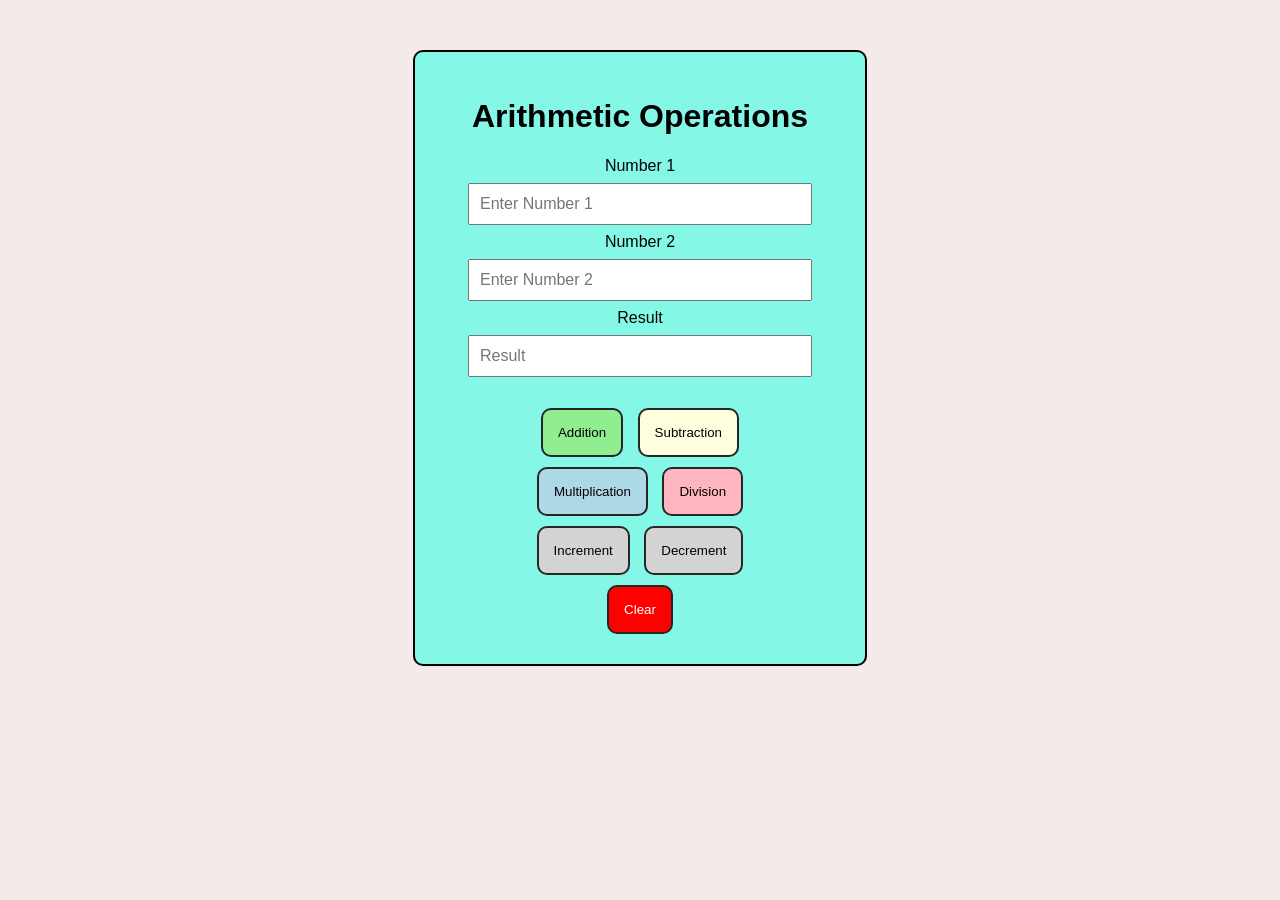
<file: Arithmetic.html>
<!DOCTYPE html>
<html>
<head>
    <title>Arithmetic Operations</title>

    <style>
        body {
            font-family: Arial;
            background-color: #f5eaea;
            text-align: center;
        }

        .calculator {
            width: 400px;
            margin: 50px auto;
            padding: 25px;
            background-color: rgb(133, 247, 230);
            border: 2px solid black;
            border-radius: 10px;
        }

        input {
            width: 80%;
            padding: 10px;
            margin: 8px;
            font-size: 16px;
        }

        button {
            padding: 10px 15px;
            margin: 5px;
            cursor: pointer;
        }

        .add {
            background-color: lightgreen;
            padding: 15px;
            border: 2px solid rgb(37, 38, 37);
            border-radius: 10px;
        }

        .sub {
            background-color: lightyellow;
            padding: 15px;
            border: 2px solid rgb(37, 38, 37);
            border-radius: 10px;
        
        }

        .mul {
            background-color: lightblue;
            padding: 15px;
            border: 2px solid rgb(37, 38, 37);
            border-radius: 10px;
        }

        .div {
            background-color: lightpink;
            padding: 15px;
            border: 2px solid rgb(37, 38, 37);
            border-radius: 10px;
        }

        .inc {
            background-color: lightgray;
            padding: 15px;
            border: 2px solid rgb(37, 38, 37);
            border-radius: 10px;
        }

        .clear {
            background-color: red;
            color: white;
            padding: 15px;
            border: 2px solid rgb(37, 38, 37);
            border-radius: 10px;
        }
    </style>
</head>

<body>

<form class="calculator">

    <h1>Arithmetic Operations</h1>

    <label>Number 1</label><br>
    <input type="number" id="num1" placeholder="Enter Number 1">

    <br>

    <label>Number 2</label><br>
    <input type="number" id="num2" placeholder="Enter Number 2">

    <br>

    <label>Result</label><br>
    <input type="text" id="result" readonly placeholder="Result">

    <br><br>

    <!-- Internal JavaScript -->
    <button type="button" class="add" onclick="addition()">
        Addition
    </button>

    <button type="button" class="sub" onclick="subtraction()">
        Subtraction
    </button>

    <br>

    <!-- External JavaScript -->
    <button type="button" class="mul" onclick="multiplication()">
        Multiplication
    </button>

    <button type="button" class="div" onclick="division()">
        Division
    </button>

    <br>

    <!-- JavaScript -->
    <button type="button" class="inc" onclick="increment()">
        Increment
    </button>

    <button type="button" class="inc" onclick="decrement()">
        Decrement
    </button>

    <br>

    <button type="button" class="clear" onclick="clearAll()">
        Clear
    </button>

</form>


<!-- Internal JavaScript -->
<script>

    function addition() {
        let a = Number(document.getElementById("num1").value);
        let b = Number(document.getElementById("num2").value);

        document.getElementById("result").value = a + b;
    }

    function subtraction() {
        let a = Number(document.getElementById("num1").value);
        let b = Number(document.getElementById("num2").value);

        document.getElementById("result").value = a - b;
    }

</script>


<!-- External JavaScript -->
<script src="script.js"></script>

</body>
</html>
</file>
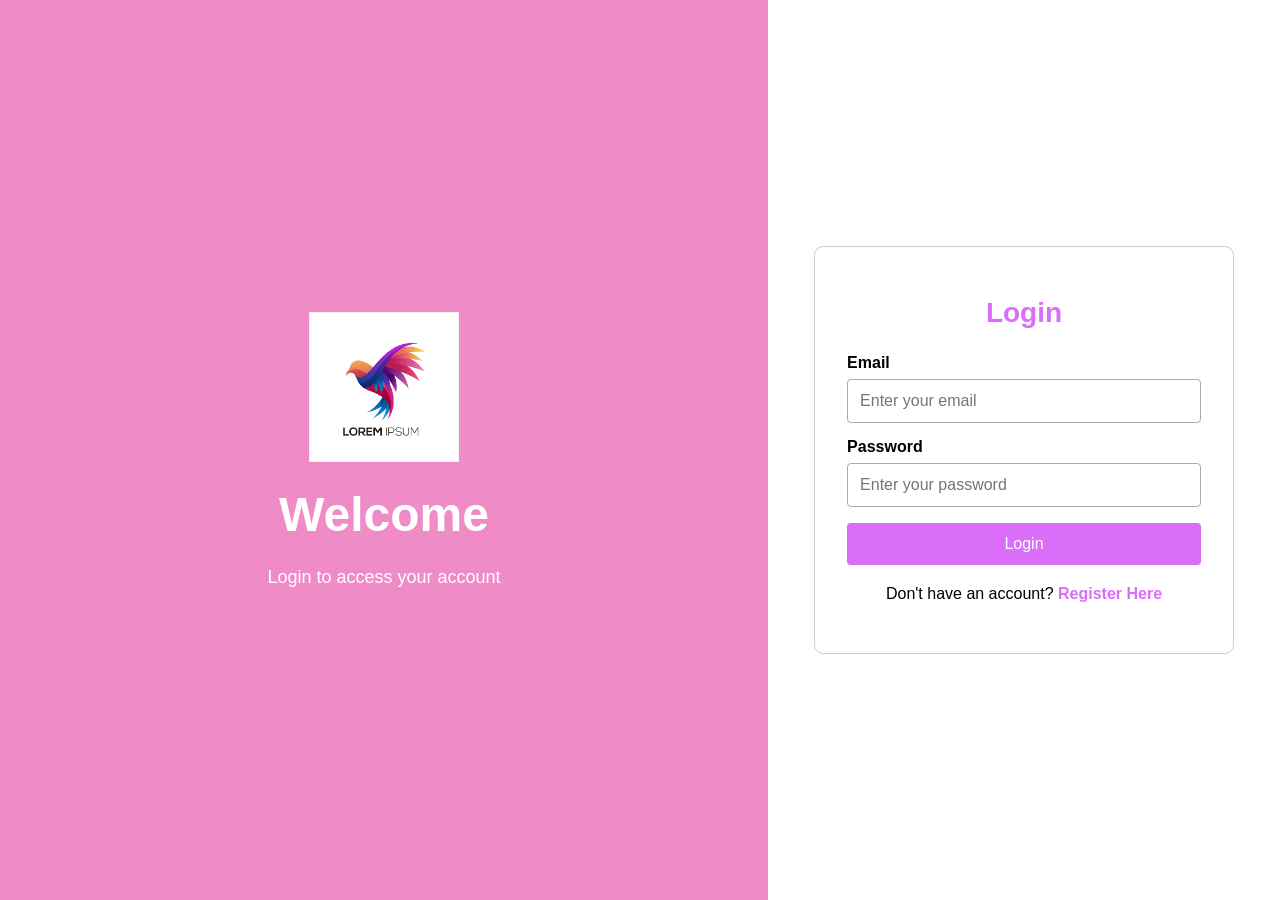
<file: divtwosec.html>
<!DOCTYPE html>
<html>
<head>
    <title>Login and Registration</title>

    <style>
        * {
            box-sizing: border-box;
            margin: 0;
            padding: 0;
            font-family: Arial, sans-serif;
        }

        body {
            height: 100vh;
            background: white;
        }

        /* Main Page */
        .page {
            display: flex;
            height: 100vh;
        }

        /* LEFT SECTION */
        .welcome {
            width: 60%;
            background: #ef8cc8;
            color: white;
            display: flex;
            flex-direction: column;
            justify-content: center;
            align-items: center;
        }

        .logo {
            width: 150px;
            height: 150px;
            object-fit: contain;
            margin-bottom: 25px;
        }

        .welcome h1 {
            font-size: 48px;
            margin-bottom: 25px;
        }

        
        .welcome p {
            font-size: 18px;
        }

        /* RIGHT SECTION */
        .login-section {
            width: 40%;
            display: flex;
            justify-content: center;
            align-items: center;
        }

        .login-box {
            width: 82%;
            max-width: 440px;
            border: 1px solid #ccc;
            border-radius: 9px;
            padding: 50px 32px;
        }

        .login-box h2 {
            text-align: center;
            color: #da6ef8;
            font-size: 28px;
            margin-bottom: 25px;
        }

        label {
            display: block;
            font-weight: bold;
            margin: 15px 0 7px;
        }

        input {
            width: 100%;
            padding: 12px;
            border: 1px solid #aaa;
            border-radius: 4px;
            font-size: 16px;
        }

        input:focus {
            outline: none;
            border-color: #82b4ed;
        }

        button {
            width: 100%;
            padding: 12px;
            margin-top: 16px;
            border: none;
            border-radius: 4px;
            background: #da6ef8;
            color: white;
            font-size: 16px;
            cursor: pointer;
        }

        button:hover {
            background: #da0fd3;
        }

        .register-text {
            text-align: center;
            margin-top: 20px;
            font-size: 16px;
        }

        .register-text a {
            color: #da6ef8;
            font-weight: bold;
            text-decoration: none;
        }

        /* REGISTRATION POPUP BACKGROUND */
        .popup {
            display: none;
            position: fixed;
            top: 0;
            left: 0;
            width: 100%;
            height: 100%;
            background: rgba(0, 0, 0, 0.5);
            justify-content: center;
            align-items: center;
        }

        /* REGISTRATION BOX */
        .popup-box {
            width: 575px;
            background: white;
            border-radius: 10px;
            padding: 60px 37px 38px;
            position: relative;
        }

        .popup-box h2 {
            text-align: center;
            color: #da6ef8;
            font-size: 32px;
            margin-bottom: 25px;
        }

        .popup-box label {
            font-size: 20px;
            margin-top: 17px;
        }

        .popup-box input {
            height: 49px;
            font-size: 18px;
            padding: 12px;
        }

        .popup-box button {
            height: 50px;
            font-size: 20px;
            margin-top: 20px;
        }

        /* CLOSE BUTTON */
        .close {
            position: absolute;
            right: 35px;
            top: 38px;
            font-size: 30px;
            font-weight: bold;
            color: red;
            cursor: pointer;
        }

        .close:hover {
            color: darkred;
        }
    </style>
</head>

<body>

    <!-- MAIN PAGE -->
    <div class="page">

        <!-- LEFT SECTION -->
        <div class="welcome">

            <!-- Add your logo here -->
            <img src="logo.png" class="logo" alt="Logo">

            <h1>Welcome</h1>

            <div class="user-icon"></div>

            <p>Login to access your account</p>

        </div>


        <!-- RIGHT SECTION -->
        <div class="login-section">

            <div class="login-box">

                <h2>Login</h2>

                <label>Email</label>
                <input type="email" placeholder="Enter your email">

                <label>Password</label>
                <input type="password" placeholder="Enter your password">

                <button onclick="login()">Login</button>

                <p class="register-text">
                    Don't have an account?
                    <a href="#" onclick="openRegister()">Register Here</a>
                </p>

            </div>

        </div>

    </div>


    <!-- REGISTRATION POPUP -->
    <div id="registerPopup" class="popup">

        <div class="popup-box">

            <!-- Close -->
            <span class="close" onclick="closeRegister()">×</span>

            <h2>Create Account</h2>

            <label>Name</label>
            <input type="text" placeholder="Enter your name">

            <label>Phone Number</label>
            <input type="tel" placeholder="Enter phone number">

            <label>Email</label>
            <input type="email" placeholder="Enter your email">

            <label>Password</label>
            <input type="password" placeholder="Create password">

            <label>Confirm Password</label>
            <input type="password" placeholder="Confirm password">

            <button onclick="register()">Register</button>

        </div>

    </div>


    <!-- JAVASCRIPT -->
    <script>

        function openRegister() {
            document.getElementById("registerPopup").style.display = "flex";
        }

        function closeRegister() {
            document.getElementById("registerPopup").style.display = "none";
        }

        function login() {
            alert("Login button clicked!");
        }

        function register() {
            alert("Registration successful!");
            closeRegister();
        }

        /* Close popup when clicking outside the box */
        window.onclick = function(event) {
            let popup = document.getElementById("registerPopup");

            if (event.target === popup) {
                closeRegister();
            }
        };

    </script>

</body>
</html>
</file>
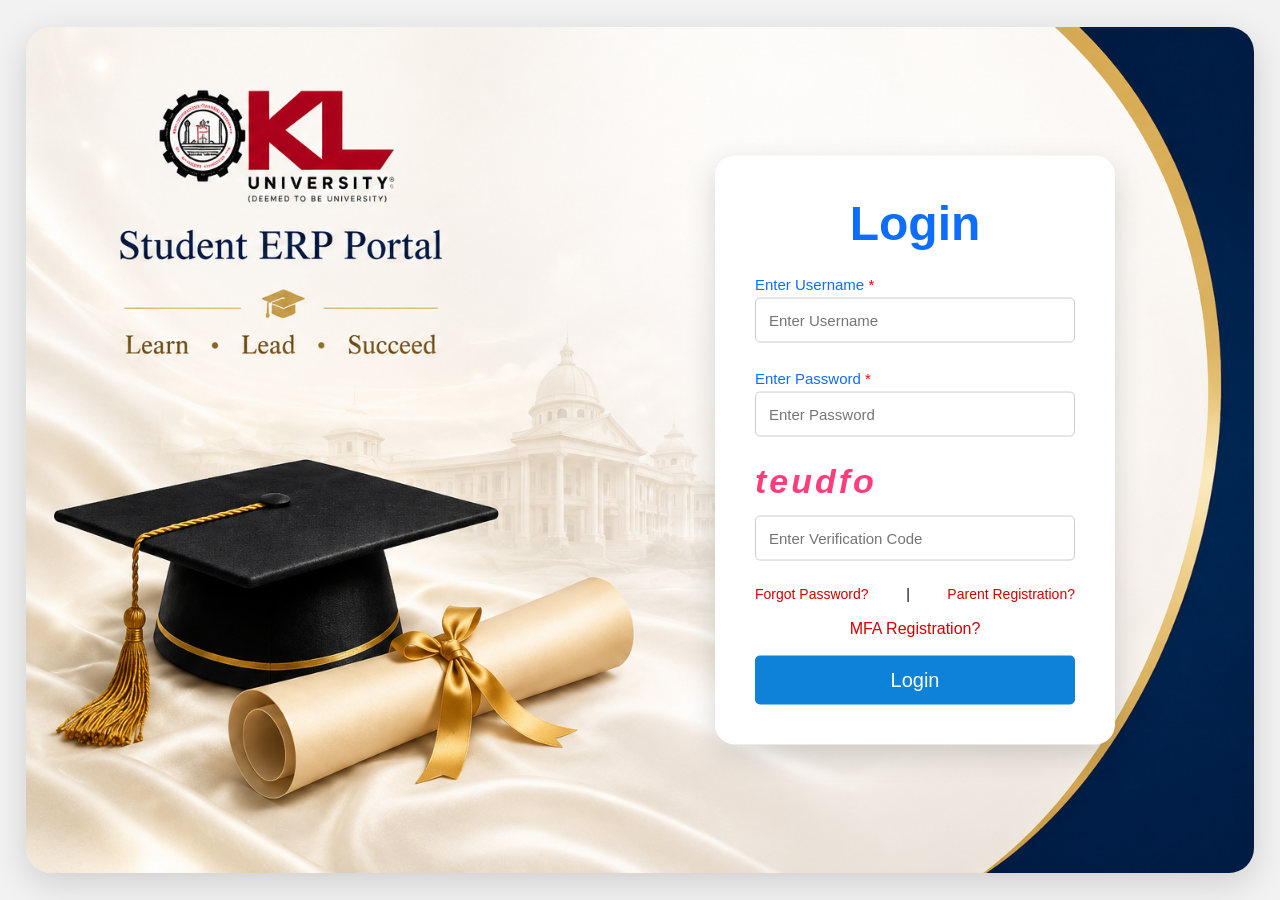
<file: erp.html>
<!DOCTYPE html>
<html lang="en">
<head>
    <meta charset="UTF-8">
    <meta name="viewport" content="width=device-width, initial-scale=1.0">
    <title>Login Form</title>
    <link rel="stylesheet" href="erpstyle.css">
</head>
<body>
<div class="page"></div>

<div class="login-box">

    <h2>Login</h2>

    <form>

        <label>Enter Username <span>*</span></label>
        <input type="text" placeholder="Enter Username" required>

        <label>Enter Password <span>*</span></label>
        <input type="password" placeholder="Enter Password" required>

        <div class="captcha">teudfo</div>

        <input type="text" placeholder="Enter Verification Code" required>

        <div class="links">
            <a href="#">Forgot Password?</a>
            <span>|</span>
            <a href="#">Parent Registration?</a>
        </div>

        <div class="mfa">
            <a href="#">MFA Registration?</a>
        </div>

        <button type="submit">Login</button>

    </form>
</div>
</div>

</body>
</html>
</file>
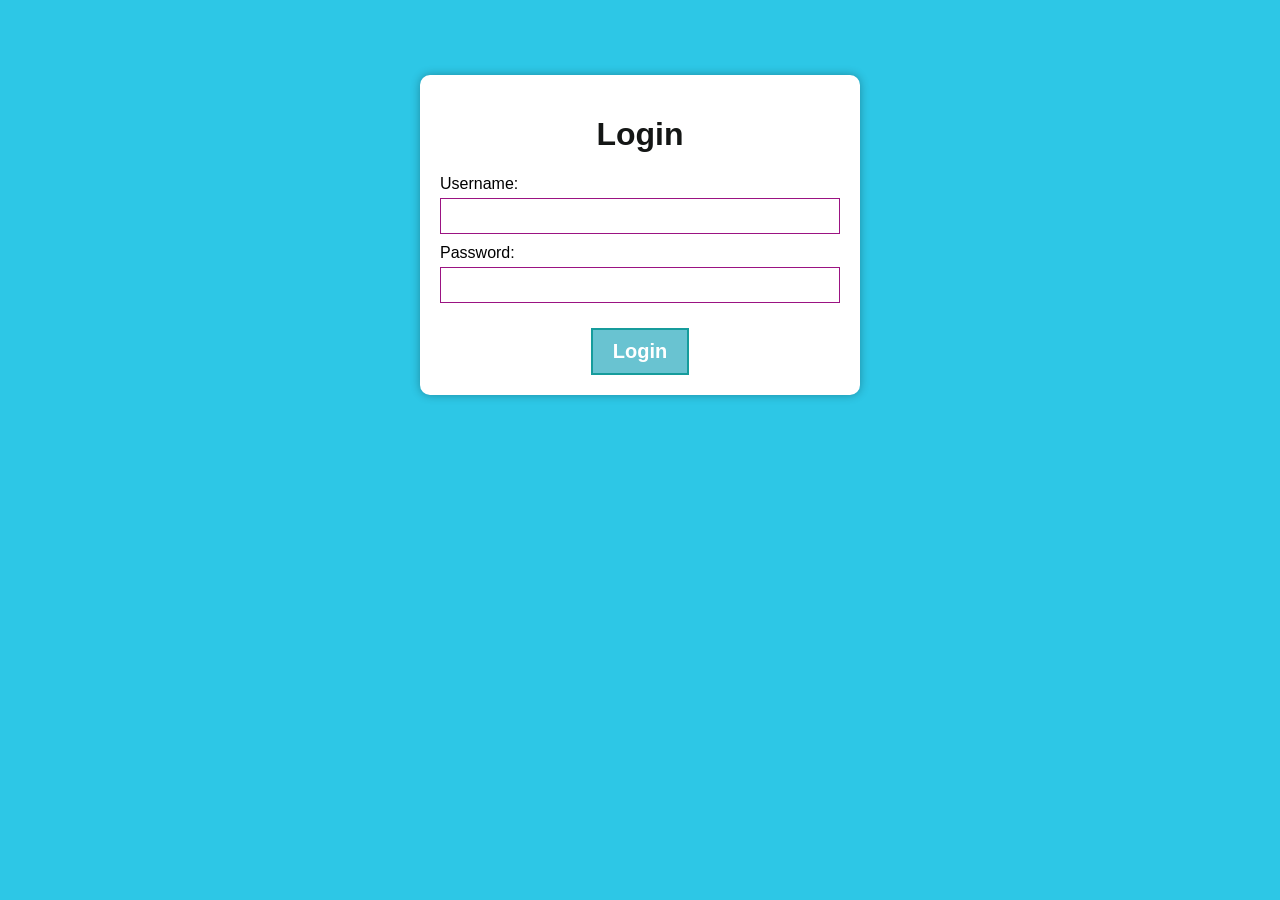
<file: login.html>
<html>
    <head>
        <title>Login Page</title>
        <style>
            body{
                font-family: Arial, sans-serif;
                background-color: #2dc7e6;
                margin: 15px;
                padding: 10;
            }
            h1{
                text-align: center;
                color: #141615;
            }
            label{
                display: block;
                margin: 10px 0 5px;
            }
            input{
                width:100%;
                padding: 8px;
                font-size: 16px;
                box-sizing: border-box;
                border: 1px solid #9b1382;

            }
            button{
    margin-top: 25px;
    display: block;
    margin-left: auto;
    margin-right: auto;
    padding: 10px 20px;
    font-size: 20px;
    background-color: #69c3d1;
    color: white;
    border: 2px solid #169c9c;
    cursor: pointer;
    font-weight: bold;
}
            .container{
    max-width:400px;
    margin:50px auto;
    padding:20px;
    background-color:white;
    border-radius:10px;
    box-shadow:0 0 10px rgba(0,0,0,0.3);
}
        </style>
    </head>
    <body>
        <main>
            <form class="container" id="loginform" method="post">
            <h1>Login </h1>
            <label for="username">Username:</label>
            <input type="text" id="username" name="username" required>
            <label for="password">Password:</label>
            <input type="password" id="password" name="password" required>
            <button type="submit">Login</button>
        </form>
        </main>
        <script>
            document.getElementById("loginform").addEventListener("submit",demofunction);    
            function demofunction(event){
                event.preventDefault();
                    alert("Login successful!");
            
                
                
            }

            </script>
        
    </body>
</html>
</file>
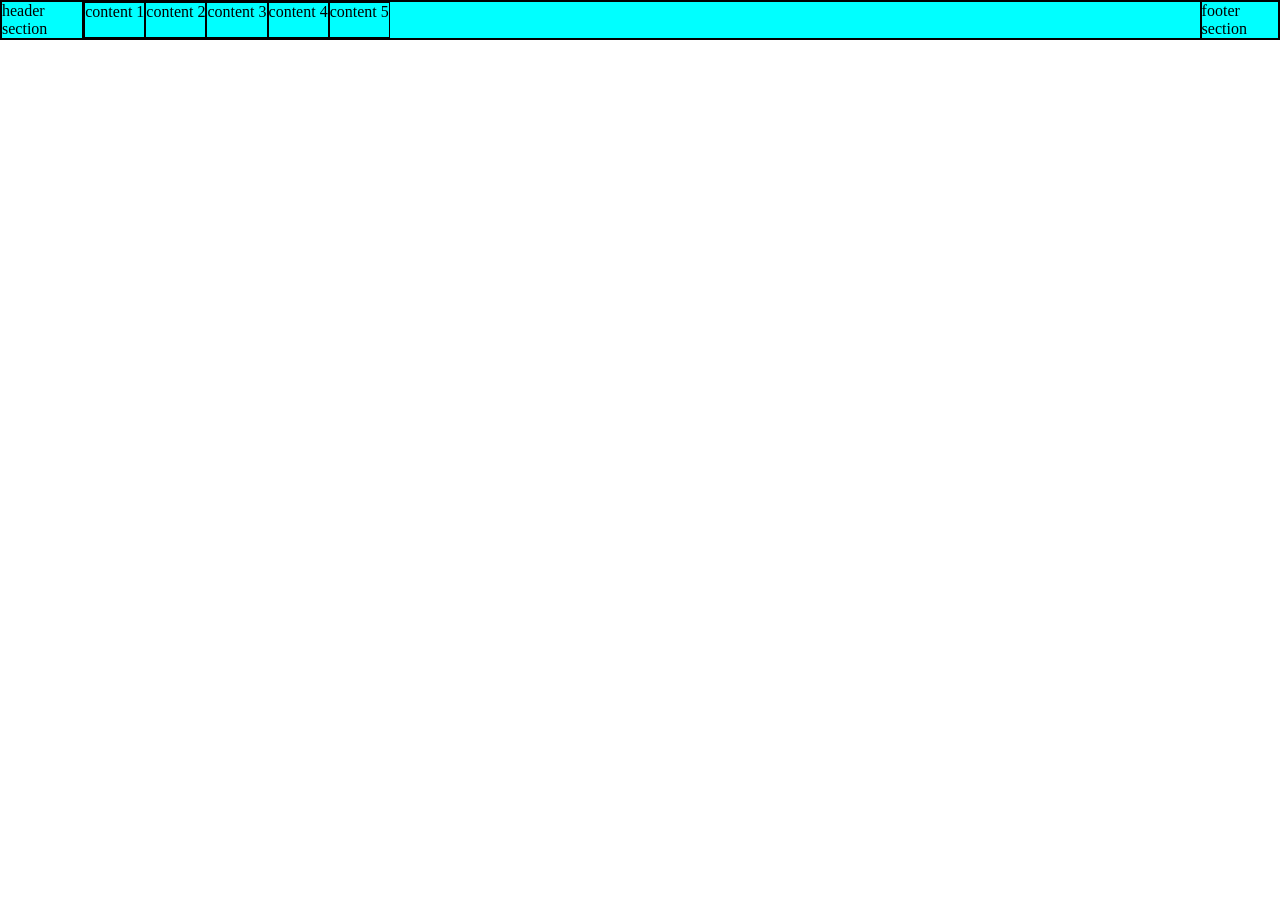
<file: sneha.html>
<!DOCTYPE html>
<html lang="en">
<head>
    <meta charset="UTF-8">
    <meta name="viewport" content="width=device-width, initial-scale=1.0">
    <title>Document</title>

    <link rel="stylesheet" href="style.css">
</head>
<body>
    <div class="parent" name="div1" id="d1">
        <div class="header">header section</div>
        <div class="content">
            <div class="content1">content 1</div>
            <div class="content2">content 2</div>
            <div class="content3">content 3</div>
            <div class="content4">content 4</div>
            <div class="content5">content 5</div>

        </div>
        <div class="footer">footer section</div>
    </div>
</body>
</html>
</file>
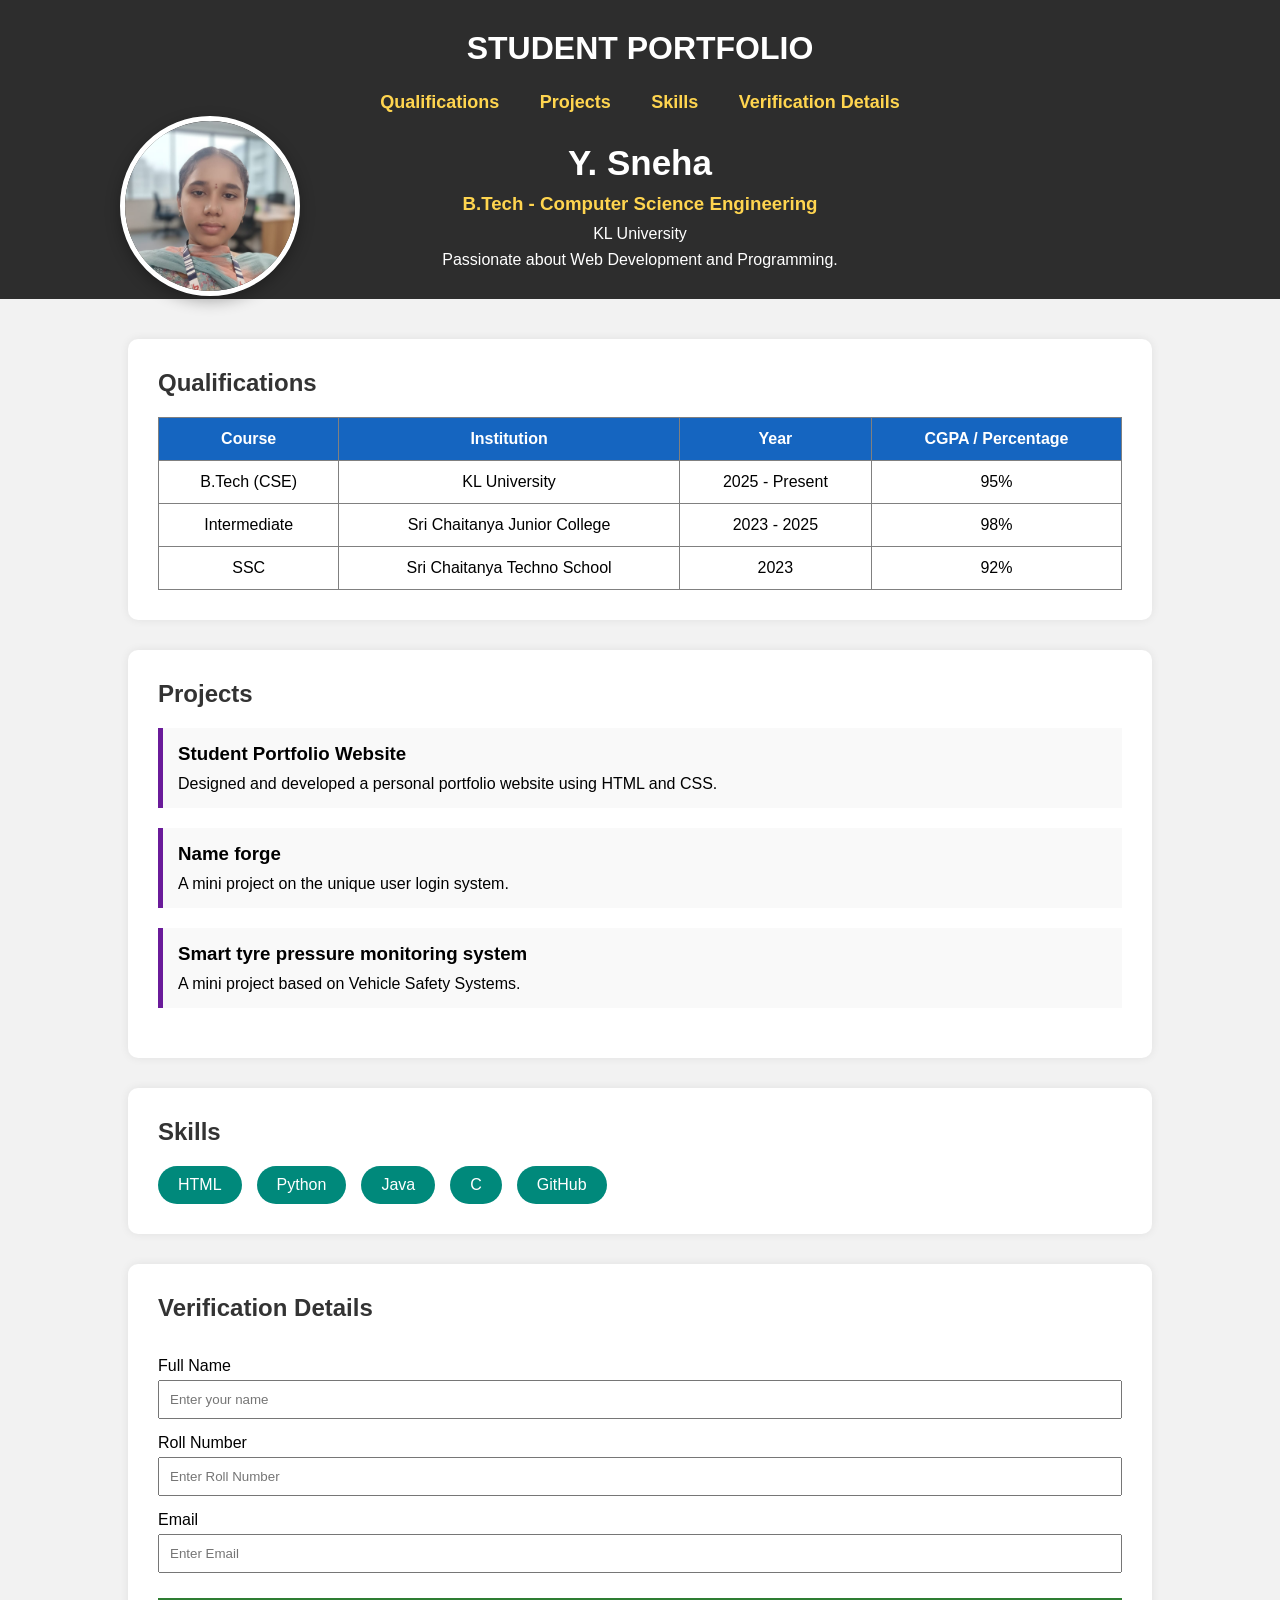
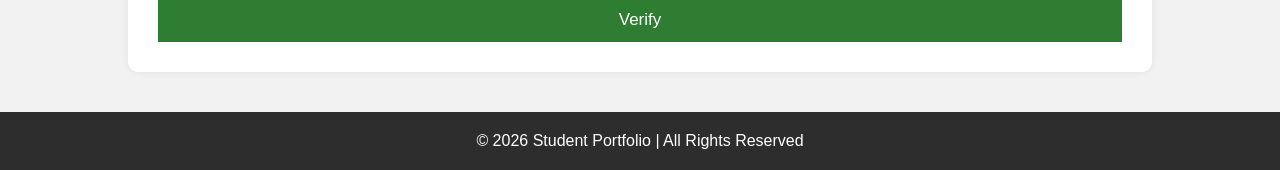
<file: task3.html>
<!DOCTYPE html>
<html lang="en">

<head>
    <meta charset="UTF-8">
    <meta name="viewport" content="width=device-width, initial-scale=1.0">
    <title>Student Portfolio</title>
    <link rel="stylesheet" href="styles.css">
</head>

<body>

    <!-- Header -->

    <header>

        <h1>STUDENT PORTFOLIO</h1>
        <nav>
    <a href="#qualification">Qualifications</a>
    <a href="#projects">Projects</a>
    <a href="#skills">Skills</a>
    <a href="#verification">Verification Details</a>
</nav>

        <div class="header-content">

            <img src="sneha photo.png" alt="Profile Image">

            <div class="intro">

                <h2>Y. Sneha</h2>

                <h3>B.Tech - Computer Science Engineering</h3>

                <p>KL University</p>

                <p class="tagline">
                    Passionate about Web Development and Programming.
                </p>

            </div>

        </div>

    </header>


    <!-- Main Container -->

    <div class="container">

        <!-- Qualification -->

        <section id="qualification">

            <h2>Qualifications</h2>

            <table>

                <tr>
                    <th>Course</th>
                    <th>Institution</th>
                    <th>Year</th>
                    <th>CGPA / Percentage</th>
                </tr>

                <tr>
                    <td>B.Tech (CSE)</td>
                    <td>KL University</td>
                    <td>2025 - Present</td>
                    <td>95%</td>
                </tr>

                <tr>
                    <td>Intermediate</td>
                    <td>Sri Chaitanya Junior College</td>
                    <td>2023 - 2025</td>
                    <td>98%</td>
                </tr>

                <tr>
                    <td>SSC</td>
                    <td>Sri Chaitanya Techno School</td>
                    <td>2023</td>
                    <td>92%</td>
                </tr>

            </table>

        </section>


        <!-- Projects -->

        <section id="projects">

            <h2>Projects</h2>

            <div class="project-card">

                <h3>Student Portfolio Website</h3>

                <p>
                    Designed and developed a personal portfolio website using
                    HTML and CSS.
                </p>

            </div>

            <div class="project-card">

                <h3>Name forge</h3>

                <p>
                    A mini project on the unique user login system.
                </p>

            </div>

            <div class="project-card">

                <h3>Smart tyre pressure monitoring system</h3>

                <p>
                    A mini project based on Vehicle Safety Systems.
                </p>

            </div>

        </section>


        <!-- Skills -->

        <section id="skills">

            <h2>Skills</h2>

            <div class="skills">

                <span>HTML</span>
                <span>Python</span>
                <span>Java</span>
                <span>C</span>
                <span>GitHub</span>

            </div>

        </section>


        <!-- Verification -->

        <section id="verification">

            <h2>Verification Details</h2>

            <form>

                <label>Full Name</label>
                <input type="text" placeholder="Enter your name">

                <label>Roll Number</label>
                <input type="text" placeholder="Enter Roll Number">

                <label>Email</label>
                <input type="email" placeholder="Enter Email">

                <button type="submit" onclick="showMessage()">Verify</button>
            </form>

        </section>

    </div>

<script>
function showMessage() {
    alert("Thank you!");
}
</script>
    <!-- Footer -->

    <footer>

        <p>© 2026 Student Portfolio | All Rights Reserved</p>

    </footer>

</body>

</html>
</file>
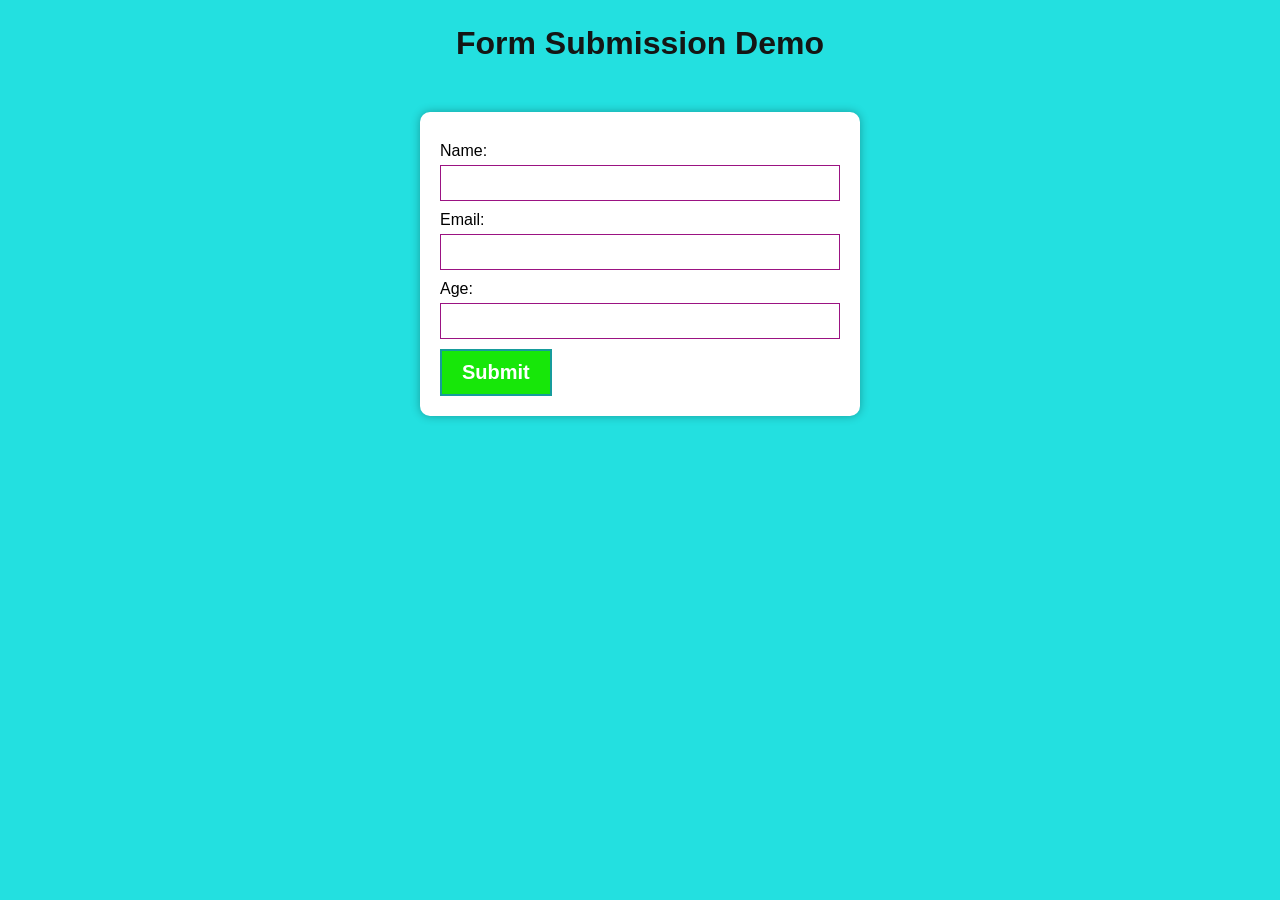
<file: task4.html>
<html>
    <head>
        <title>Form Submission Demo</title>
        <style>
            body{
                font-family: Arial, sans-serif;
                background-color: #23e0e0;
                margin: 15px;
                padding: 10;
            }
            h1{
                text-align: center;
                color: #141615;
            }
            label{
                display: block;
                margin: 10px 0 5px;
            }
            input{
                width:100%;
                padding: 8px;
                font-size: 16px;
                box-sizing: border-box;
                border: 1px solid #9b1382;

            }
            button{
                margin-top: 10px;
                padding: 10px 20px;
                font-size: 20px;
                background-color: #17e709;
                color: white;
                border: 2px solid #169c9c;
                cursor: pointer;
                font-weight: bold;
            }
            .container{
    max-width:400px;
    margin:50px auto;
    padding:20px;
    background-color:white;
    border-radius:10px;
    box-shadow:0 0 10px rgba(0,0,0,0.3);
}
        </style>


    </head>
    <body>
        <main>
            <h1>Form Submission Demo</h1>
            <form class="container" id="feedform" method="post" >
                <label for="name">Name:</label>
                <input type="text" id="name_id" name="name_na" required>
                <label for="email">Email:</label>
                <input type="email" id="email_id" name="email_na" required>
                <label for="age">Age:</label>
                <input type="number" id="age" name="age" required>
                <button type="submit">Submit</button>
            </form>
        </main>
        <script>
            document.getElementById("feedform").addEventListener("submit",demofunction);    
            function demofunction(event){
                event.preventDefault();
                let name=document.getElementById("name_id").value;
                let age=document.getElementById("age").value;
                if (age<18) {
                    alert("You are not eligible to submit the form. Age must be 18 or above.");

                }
                else{
                    alert(name+",Form submitted successfully!");
            
                }
                
            }

            </script>

    </body>
</html>
</file>
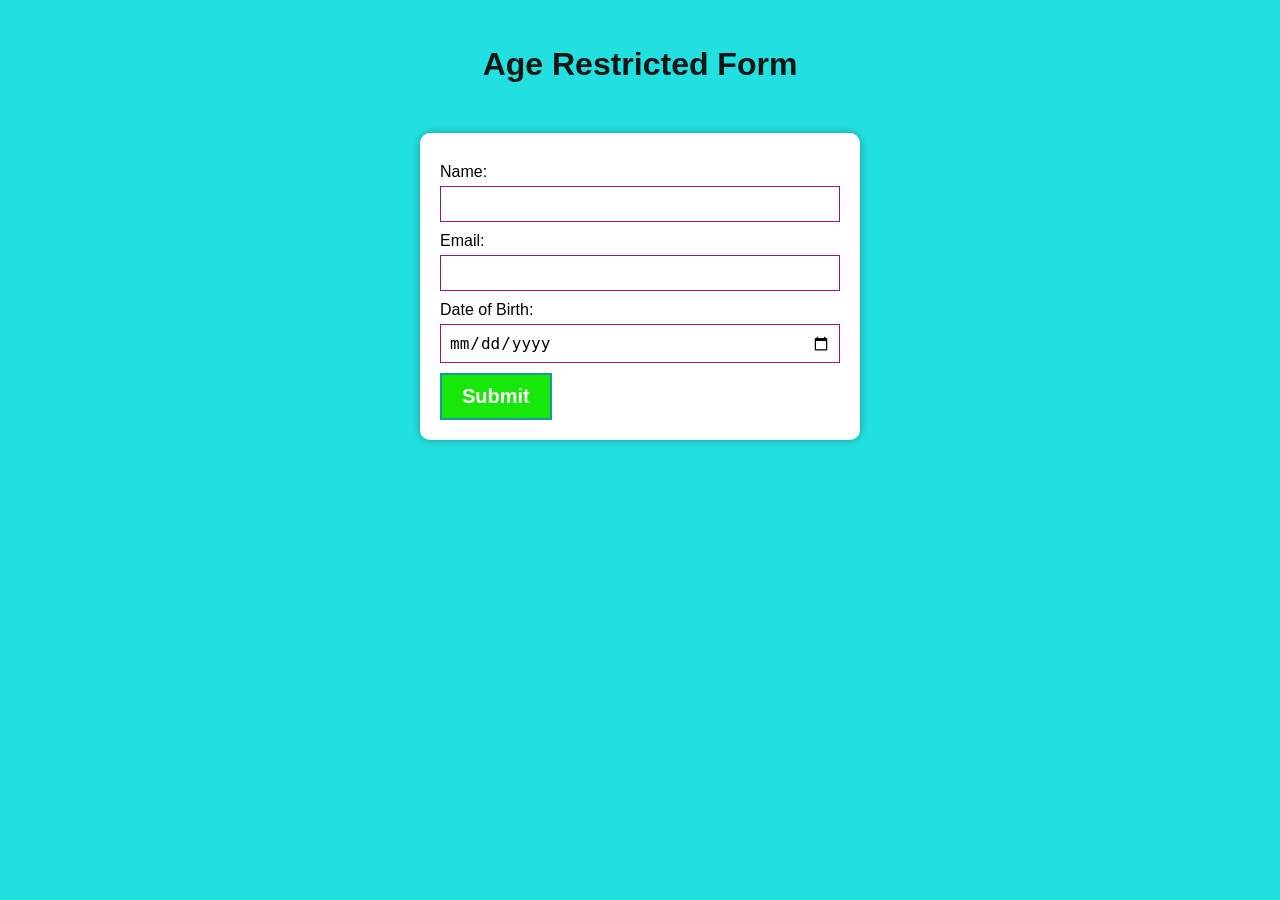
<file: task8.html>
<!DOCTYPE html>
<html>
<head>
    <title>Age Restricted Form</title>

    <style>
        body {
            font-family: Arial, sans-serif;
            background-color: #23e0e0;
            margin: 15px;
            padding: 10px;
        }

        h1 {
            text-align: center;
            color: #141615;
        }

        label {
            display: block;
            margin: 10px 0 5px;
        }

        input {
            width: 100%;
            padding: 8px;
            font-size: 16px;
            box-sizing: border-box;
            border: 1px solid #9b1382;
        }

        button {
            margin-top: 10px;
            padding: 10px 20px;
            font-size: 20px;
            background-color: #17e709;
            color: white;
            border: 2px solid #169c9c;
            cursor: pointer;
            font-weight: bold;
        }

        .container {
            max-width: 400px;
            margin: 50px auto;
            padding: 20px;
            background-color: white;
            border-radius: 10px;
            box-shadow: 0 0 10px rgba(0, 0, 0, 0.3);
        }
    </style>
</head>

<body>

    <main>
        <h1>Age Restricted Form</h1>

        <form class="container" id="feedform">

            <label for="name_id">Name:</label>
            <input type="text" id="name_id" name="name_na" required>

            <label for="email_id">Email:</label>
            <input type="email" id="email_id" name="email_na" required>

            <label for="dob">Date of Birth:</label>
            <input type="date" id="dob" name="dob" required>

            <button type="submit">Submit</button>

        </form>
    </main>

    <script>

        document.getElementById("feedform").addEventListener("submit", demofunction);

        function demofunction(event) {

            event.preventDefault();

            let name = document.getElementById("name_id").value;
            let dob = document.getElementById("dob").value;

            let birthDate = new Date(dob);
            let today = new Date();

            let age = today.getFullYear() - birthDate.getFullYear();

            let month = today.getMonth() - birthDate.getMonth();

            if (month < 0 || 
                (month === 0 && today.getDate() < birthDate.getDate())) {
                age--;
            }

            if (age < 18) {

                alert("You are not eligible. Your age is " + age + ".");

            } else {

                alert(name + ", Form submitted successfully! Your age is " + age + ".");

            }
        }

    </script>

</body>
</html>
</file>
<file: erpstyle.css>
*{
    margin:0;
    padding:0;
    box-sizing:border-box;
    font-family:Arial, Helvetica, sans-serif;
}

body{
    background:#f2f2f2;
    width:100%;
    height:100vh;
    display:flex;
    justify-content:center;
    align-items:center;
    overflow:hidden;
}

/* Main Background Container */
.page{
    width:96%;
    height:94vh;

    background-image:url("erpbackground.png");
    background-repeat:no-repeat;
    background-position:center;
    background-size:100% 100%;

    border-radius:25px;
    overflow:hidden;
    position:relative;

    box-shadow:0 10px 35px rgba(0,0,0,0.15);
}

/* Login Box */
.login-box{
    position:absolute;
    top:50%;
    right:165px;
    transform:translateY(-50%);

    width:400px;

    background:#fff;
    padding:40px;

    border-radius:20px;

    box-shadow:0 10px 30px rgba(0,0,0,0.15);
}

/* Heading */
.login-box h2{
    text-align:center;
    color:#0d6efd;
    font-size:48px;
    margin-bottom:25px;
}

/* Labels */
label{
    display:block;
    margin-top:12px;
    margin-bottom:5px;
    color:#0d6efd;
    font-size:15px;
    font-weight:500;
}

label span{
    color:red;
}

/* Input */
input{
    width:100%;
    padding:13px;
    margin-bottom:15px;
    border:1px solid #ccc;
    border-radius:5px;
    font-size:15px;
}

/* Captcha */
.captcha{
    font-size:34px;
    font-weight:bold;
    font-style:italic;
    color:#ff3d7a;
    letter-spacing:3px;
    margin:10px 0 15px;
}

/* Links */
.links{
    display:flex;
    justify-content:space-between;
    align-items:center;
    margin-top:10px;
    font-size:14px;
}

.links a,
.mfa a{
    color:#d40000;
    text-decoration:none;
}

.links a:hover,
.mfa a:hover{
    text-decoration:underline;
}

.mfa{
    text-align:center;
    margin:18px 0;
}

/* Button */
button{
    width:100%;
    padding:13px;
    background:#0d82d8;
    color:#fff;
    border:none;
    border-radius:5px;
    font-size:20px;
    cursor:pointer;
    transition:0.3s;
}

button:hover{
    background:#006ec3;
}

/* Mobile */
@media(max-width:768px){

    .page{
        width:100%;
        height:100vh;
        border-radius:0;
    }

    .login-box{
        position:static;
        transform:none;
        width:90%;
        margin:30px auto;
    }

}
</file>
<file: style.css>
* {
    margin: 0;
    padding: 0;
    box-sizing: border-box;
}

div {
    border: 1px solid black;
}

.parent {
    display: flex;
    background-color: aqua;
}

.parent .content{
    width: 100vw;
    display: flex;
    flex-wrap: wrap;
}
</file>
<file: styles.css>
*{
    margin:0;
    padding:0;
    box-sizing:border-box;
    font-family:Arial, Helvetica, sans-serif;
}

body{
    background:#f2f2f2;
}

/* HEADER */

header{

    background:#2d2d2d;
    color:white;
    text-align:center;
    padding:30px;

}
.header-content{
    display:flex;
    align-items:center;
    justify-content:center;
    max-width:1100px;
    margin:30px auto 0;
    position:relative;
}


.header-content img{
    width:180px;
    height:180px;
    border-radius:50%;
    object-fit:cover;
    border:5px solid white;
    box-shadow:0 5px 15px rgba(0,0,0,.3);

    position:absolute;
    left:30px;
}
.intro{
    width:100%;
    text-align:center;
}
/* Navigation */

nav{
    margin:25px 0;
}

nav a{
    color:#FFD54F;
    text-decoration:none;
    margin:0 18px;
    font-size:18px;
    font-weight:bold;
}

nav a:hover{
    color:white;
    text-decoration:underline;
}

.intro h2{

    font-size:35px;
    margin-bottom:10px;

}

.intro h3{

    margin-bottom:10px;
    color:#FFD54F;

}

.intro p{

    margin-top:8px;

}

/* CONTAINER */

.container{

    width:80%;
    margin:40px auto;

}

/* SECTION */

section{

    background:white;
    margin-bottom:30px;
    padding:30px;
    border-radius:10px;
    box-shadow:0 0 10px rgba(0, 0, 0, 0.073);

}

section h2{

    margin-bottom:20px;
    color:#333;

}

/* TABLE */

table{

    width:100%;
    border-collapse:collapse;

}

table,th,td{

    border:1px solid gray;

}

th{

    background:#1565C0;
    color:white;

}

th,td{

    padding:12px;
    text-align:center;

}

/* PROJECTS */

.project-card{

    border-left:5px solid #6A1B9A;
    padding:15px;
    margin-bottom:20px;
    background:#f9f9f9;

}

.project-card h3{

    margin-bottom:10px;

}

/* SKILLS */

.skills{

    display:flex;
    flex-wrap:wrap;
    gap:15px;

}

.skills span{

    background:#00897B;
    color:white;
    padding:10px 20px;
    border-radius:20px;

}

/* FORM */

form{

    display:flex;
    flex-direction:column;

}

label{

    margin-top:15px;

}

input{

    padding:10px;
    margin-top:5px;

}

button{

    margin-top:25px;
    padding:12px;
    background:#2E7D32;
    color:white;
    border:none;
    cursor:pointer;
    font-size:17px;

}

button:hover{

    background:white;
    color:#2E7D32;
    border:2px solid #2E7D32;

}

/* FOOTER */

footer{

    background:#2d2d2d;
    color:white;
    text-align:center;
    padding:20px;

}
</file>
